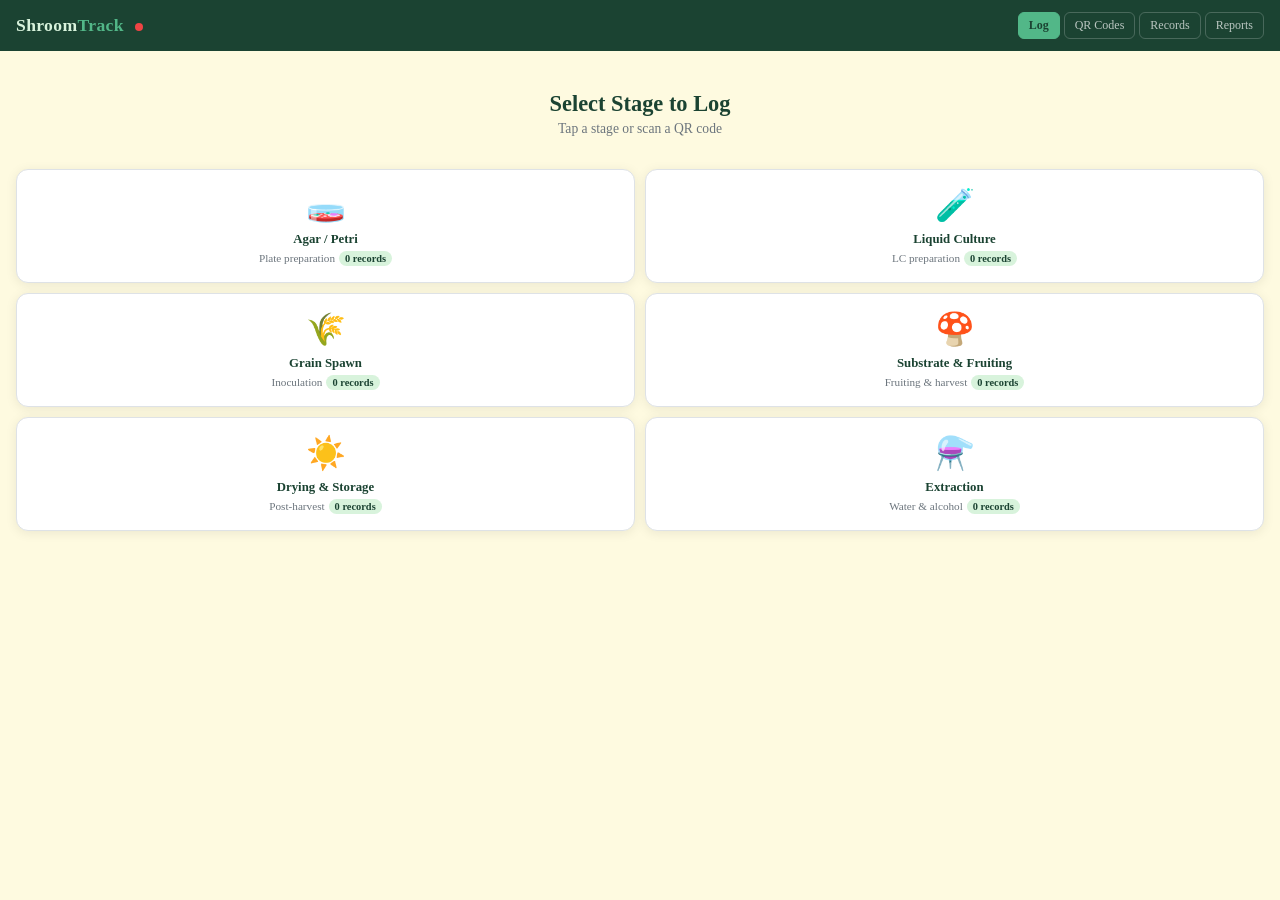
<file: index.html>
<!DOCTYPE html>
<html lang="en">
<head>
  <meta charset="UTF-8">
  <meta name="viewport" content="width=device-width, initial-scale=1.0, maximum-scale=1.0">
  <title>ShroomTrack — Cultivation Log</title>

  <!-- ── Styles ── -->
  <link rel="stylesheet" href="css/main.css">
  <link rel="stylesheet" href="css/nav.css">
  <link rel="stylesheet" href="css/forms.css">
  <link rel="stylesheet" href="css/cards.css">
  <link rel="stylesheet" href="css/qr.css">

  <!-- ── QR Code library ── -->
  <script src="js/qrcode.min.js"></script>
</head>
<body>

<!-- ═══════════════════════════════════════════════════════════
     NAVIGATION
════════════════════════════════════════════════════════════ -->
<nav class="nav">
  <div class="nav-logo">
    Shroom<span>Track</span>
    <span id="conn-status" title="Connecting…"
          style="display:inline-block;width:8px;height:8px;border-radius:50%;
                 background:#888;margin-left:6px;vertical-align:middle;
                 flex-shrink:0;transition:background 0.4s;"></span>
  </div>
  <div class="nav-tabs">
    <button class="nav-tab active" onclick="showView('home')">Log</button>
    <button class="nav-tab"        onclick="showView('qr')">QR Codes</button>
    <button class="nav-tab"        onclick="showView('records')">Records</button>
    <button class="nav-tab"        onclick="showView('reports');initReports();">Reports</button>
  </div>
</nav>


<!-- ═══════════════════════════════════════════════════════════
     VIEW: HOME — Stage selector
════════════════════════════════════════════════════════════ -->
<div id="view-home" class="view active">
  <div class="home-header">
    <h1>Select Stage to Log</h1>
    <p>Tap a stage or scan a QR code</p>
  </div>

  <div class="stage-grid">
    <div class="stage-card" onclick="openForm('agar')">
      <span class="stage-icon">🧫</span>
      <span class="stage-name">Agar / Petri</span>
      <span class="stage-sub">Plate preparation</span>
      <span class="stage-count" id="cnt-agar">0 records</span>
    </div>
    <div class="stage-card" onclick="openForm('lc')">
      <span class="stage-icon">🧪</span>
      <span class="stage-name">Liquid Culture</span>
      <span class="stage-sub">LC preparation</span>
      <span class="stage-count" id="cnt-lc">0 records</span>
    </div>
    <div class="stage-card" onclick="openForm('grain')">
      <span class="stage-icon">🌾</span>
      <span class="stage-name">Grain Spawn</span>
      <span class="stage-sub">Inoculation</span>
      <span class="stage-count" id="cnt-grain">0 records</span>
    </div>
    <div class="stage-card" onclick="openForm('substrate')">
      <span class="stage-icon">🍄</span>
      <span class="stage-name">Substrate & Fruiting</span>
      <span class="stage-sub">Fruiting & harvest</span>
      <span class="stage-count" id="cnt-substrate">0 records</span>
    </div>
    <div class="stage-card" onclick="openForm('drying')">
      <span class="stage-icon">☀️</span>
      <span class="stage-name">Drying & Storage</span>
      <span class="stage-sub">Post-harvest</span>
      <span class="stage-count" id="cnt-drying">0 records</span>
    </div>
    <div class="stage-card" onclick="openForm('extraction')">
      <span class="stage-icon">⚗️</span>
      <span class="stage-name">Extraction</span>
      <span class="stage-sub">Water & alcohol</span>
      <span class="stage-count" id="cnt-extraction">0 records</span>
    </div>
  </div>
</div>


<!-- ═══════════════════════════════════════════════════════════
     VIEW: FORM
════════════════════════════════════════════════════════════ -->
<div id="view-form" class="view">
  <button class="back-btn" onclick="showView('home')">← Back</button>
  <div id="form-container"></div>
</div>


<!-- ═══════════════════════════════════════════════════════════
     VIEW: SUCCESS
════════════════════════════════════════════════════════════ -->
<div id="view-success" class="view">
  <div class="success-screen">
    <div style="font-size:3rem;margin-bottom:1rem;">✅</div>
    <h2>Record Saved</h2>
    <div class="success-id" id="success-id-display"></div>
    <p>Entry logged to ShroomTrack</p>
    <br>

    <!-- Print label right from success screen -->
    <button id="success-print-btn"
      style="width:100%;max-width:260px;background:var(--bark);color:white;border:none;
             padding:12px;border-radius:10px;font-family:inherit;font-size:0.95rem;
             font-weight:bold;cursor:pointer;margin-bottom:10px;">
      🖨 Print Label
    </button>
    <br>
    <button class="submit-btn" style="max-width:260px;" onclick="showView('home')">
      Log Another
    </button>
    <br><br>
    <button class="back-btn" onclick="showView('records')">View Records →</button>
  </div>
</div>


<!-- ═══════════════════════════════════════════════════════════
     VIEW: QR CODES
════════════════════════════════════════════════════════════ -->
<div id="view-qr" class="view">
  <h2 style="font-size:1rem;color:var(--green-dark);margin-bottom:1rem;">Generate QR Codes</h2>

  <div class="qr-stage-selector" id="qr-stage-buttons">
    <button class="qr-stage-btn active" data-stage="agar"       onclick="selectQrStage(this)">🧫 Agar</button>
    <button class="qr-stage-btn"        data-stage="lc"         onclick="selectQrStage(this)">🧪 Liquid Culture</button>
    <button class="qr-stage-btn"        data-stage="grain"      onclick="selectQrStage(this)">🌾 Grain Spawn</button>
    <button class="qr-stage-btn"        data-stage="substrate"  onclick="selectQrStage(this)">🍄 Substrate</button>
    <button class="qr-stage-btn"        data-stage="drying"     onclick="selectQrStage(this)">☀️ Drying</button>
    <button class="qr-stage-btn"        data-stage="extraction" onclick="selectQrStage(this)">⚗️ Extraction</button>
  </div>

  <div class="qr-id-input-row">
    <input type="text" id="qr-id-input" placeholder="e.g. AGAR-0001">
    <button class="gen-btn" onclick="generateQR()">Generate</button>
  </div>

  <div class="qr-output">
    <div id="qr-canvas-wrap"></div>
    <div class="qr-label" id="qr-label-text"></div>
    <div class="qr-url"   id="qr-url-text"></div>
    <button class="download-btn" onclick="downloadQR()">Download PNG</button>
  </div>

  <!-- Bulk print — now with species + batch fields -->
  <div class="bulk-gen">
    <h3>Bulk Print Sheet</h3>

    <div class="bulk-row">
      <label>Stage</label>
      <span id="bulk-stage-display"
            style="font-size:0.8rem;color:var(--green-dark);font-weight:bold;">
        Agar / Petri
      </span>
    </div>

    <div class="bulk-row">
      <label>Start #</label>
      <input type="number" id="bulk-start" value="1" min="1">
      <label style="margin-left:8px;">End #</label>
      <input type="number" id="bulk-end" value="10" min="1">
    </div>

    <!-- Species for bulk labels -->
    <div style="margin-bottom:8px;">
      <label style="font-size:0.75rem;font-weight:bold;color:var(--bark);
                    text-transform:uppercase;letter-spacing:0.04em;display:block;margin-bottom:4px;">
        Species (optional)
      </label>
      <input type="text" id="bulk-species" placeholder="e.g. Lion's Mane — leave blank for pending"
             style="width:100%;padding:7px 10px;border:1.5px solid var(--border);
                    border-radius:8px;font-size:0.85rem;font-family:inherit;">
      <div id="bulk-species-display" style="font-size:0.72rem;color:var(--text-muted);margin-top:3px;"></div>
    </div>

    <!-- Batch ID for bulk labels -->
    <div style="margin-bottom:10px;">
      <label style="font-size:0.75rem;font-weight:bold;color:var(--bark);
                    text-transform:uppercase;letter-spacing:0.04em;display:block;margin-bottom:4px;">
        Batch ID (optional)
      </label>
      <input type="text" id="bulk-batch" placeholder="e.g. BATCH-0001"
             style="width:100%;padding:7px 10px;border:1.5px solid var(--border);
                    border-radius:8px;font-size:0.85rem;font-family:inherit;">
    </div>

    <button class="print-sheet-btn" onclick="printBulk()">🖨 Print QR Label Sheet</button>
  </div>
</div>


<!-- ═══════════════════════════════════════════════════════════
     VIEW: RECORDS
════════════════════════════════════════════════════════════ -->
<div id="view-records" class="view">
  <div class="records-header">
    <h2>All Records</h2>
    <div style="display:flex;gap:6px;">
      <button class="export-btn" onclick="exportCSV()">CSV</button>
      <button class="export-btn" onclick="exportSQLite()">JSON</button>
      <button class="export-btn" onclick="printCurrentBatchRecord()">Batch Record</button>
    </div>
  </div>

  <div class="stage-filter">
    <button class="filter-chip active" data-filter="all"        onclick="filterRecords(this)">All</button>
    <button class="filter-chip"        data-filter="agar"       onclick="filterRecords(this)">Agar</button>
    <button class="filter-chip"        data-filter="lc"         onclick="filterRecords(this)">LC</button>
    <button class="filter-chip"        data-filter="grain"      onclick="filterRecords(this)">Grain</button>
    <button class="filter-chip"        data-filter="substrate"  onclick="filterRecords(this)">Substrate</button>
    <button class="filter-chip"        data-filter="drying"     onclick="filterRecords(this)">Drying</button>
    <button class="filter-chip"        data-filter="extraction" onclick="filterRecords(this)">Extraction</button>
  </div>

  <div id="records-list"></div>
</div>


<!-- ═══════════════════════════════════════════════════════════
     VIEW: DETAIL
════════════════════════════════════════════════════════════ -->
<div id="view-detail" class="view">
  <button class="back-btn" onclick="showView('records')">← Back to Records</button>
  <div id="detail-container"></div>
</div>


<!-- ═══════════════════════════════════════════════════════════
     VIEW: REPORTS
════════════════════════════════════════════════════════════ -->
<div id="view-reports" class="view">
  <h2 style="font-size:1rem;color:var(--green-dark);margin-bottom:0.75rem;">Reports & SQL Console</h2>

  <div style="margin-bottom:0.75rem;">
    <div style="font-size:0.72rem;text-transform:uppercase;letter-spacing:0.06em;
                color:var(--text-muted);margin-bottom:6px;">Preset Reports</div>
    <div id="preset-list" style="display:flex;flex-direction:column;gap:5px;"></div>
  </div>

  <div style="margin-bottom:0.75rem;">
    <div style="font-size:0.72rem;text-transform:uppercase;letter-spacing:0.06em;
                color:var(--text-muted);margin-bottom:6px;">Custom SQL Query</div>
    <textarea id="sql-input"
      style="width:100%;min-height:100px;font-family:'Courier New',monospace;
             font-size:0.82rem;padding:10px;border:1.5px solid var(--border);
             border-radius:8px;resize:vertical;background:white;"
      placeholder="SELECT * FROM records WHERE species LIKE '%Reishi%';"></textarea>
    <div style="display:flex;gap:8px;margin-top:6px;">
      <button onclick="runReport()"
        style="flex:1;background:var(--green);color:white;border:none;padding:10px;
               border-radius:8px;font-family:inherit;font-size:0.9rem;
               font-weight:bold;cursor:pointer;">Run Query</button>
      <button onclick="exportSQLite()"
        style="background:var(--bark);color:white;border:none;padding:10px 14px;
               border-radius:8px;font-family:inherit;font-size:0.82rem;cursor:pointer;">
        Export .sqlite
      </button>
    </div>
  </div>

  <div id="query-results"></div>

  <div style="margin-top:1.5rem;padding:0.75rem;background:white;
              border:1px solid var(--border);border-radius:8px;">
    <div style="font-size:0.72rem;text-transform:uppercase;letter-spacing:0.06em;
                color:var(--text-muted);margin-bottom:6px;">Table Reference</div>
    <pre style="font-size:0.72rem;color:var(--bark);line-height:1.6;overflow-x:auto;">
records
  id, stage, timestamp, batch_id, species
  technician, contamination, data (JSON)

contamination_log
  log_id, timestamp, record_id, stage
  batch_id, species, contam_date
  action, technician</pre>
  </div>
</div>


<!-- ═══════════════════════════════════════════════════════════
     JAVASCRIPT — load order matters (see comments)
════════════════════════════════════════════════════════════ -->

<script>
  const FORM_BUILDERS = {};
  const FORM_FIELDS   = {};
</script>

<script src="js/app.js"></script>
<script src="js/storage.js"></script>
<script src="js/forms.js"></script>
<script src="js/records.js"></script>
<script src="js/qr.js"></script>
<script src="js/reports.js"></script>
<script src="js/batchrecord.js"></script>

<script src="forms/agar.js"></script>
<script src="forms/lc.js"></script>
<script src="forms/grain.js"></script>
<script src="forms/substrate.js"></script>
<script src="forms/drying.js"></script>
<script src="forms/extraction.js"></script>

<!-- Wire up the success screen print button after all scripts load -->
<script>
  // Runs after submitForm() sets the success record data
  // We store the last saved record so the success screen can print it
  const _origSaveRecord = saveRecord;
  let _lastSavedRecord  = null;

  // Patch saveRecord to capture the last record for the success print button
  window.saveRecord = function(record) {
    _lastSavedRecord = record;
    _origSaveRecord(record);
  };

  document.getElementById('success-print-btn').addEventListener('click', () => {
    if (!_lastSavedRecord) return;
    printSingleLabel(
      _lastSavedRecord.id,
      _lastSavedRecord.stage,
      _lastSavedRecord.species   || '',
      _lastSavedRecord.batchId   || ''
    );
  });
</script>

</body>
</html>
</file>
<file: css/main.css>
/* ============================================================
   main.css — Global styles, CSS variables, typography
   ShroomTrack Cultivation Tracking System
   ============================================================ */

/* ── CSS Variables ── */
:root {
  --green:        #2d6a4f;
  --green-light:  #52b788;
  --green-pale:   #d8f3dc;
  --green-dark:   #1b4332;
  --amber:        #e76f51;
  --cream:        #fefae0;
  --bark:         #4a3728;
  --bark-light:   #7c5c45;
  --fog:          #f8f9fa;
  --border:       #dee2e6;
  --text:         #212529;
  --text-muted:   #6c757d;
  --red:          #c0392b;
  --red-light:    #fadbd8;
  --shadow:       0 2px 12px rgba(0,0,0,0.08);
}

/* ── Reset ── */
*, *::before, *::after {
  box-sizing: border-box;
  margin: 0;
  padding: 0;
}

/* ── Base ── */
body {
  font-family: 'Georgia', serif;
  background: var(--cream);
  color: var(--text);
  min-height: 100vh;
  -webkit-font-smoothing: antialiased;
}

/* ── Views ── */
.view {
  display: none;
  padding: 1rem;
}
.view.active {
  display: block;
}

/* ── Section divider ── */
.section-divider {
  font-size: 0.72rem;
  text-transform: uppercase;
  letter-spacing: 0.08em;
  color: var(--text-muted);
  padding: 0.5rem 0 0.25rem;
  border-top: 1px solid var(--border);
  margin-top: 0.75rem;
}

/* ── Success screen ── */
.success-screen {
  text-align: center;
  padding: 3rem 1rem;
}
.success-screen h2 {
  color: var(--green-dark);
  margin-bottom: 0.5rem;
}
.success-screen p {
  color: var(--text-muted);
  font-size: 0.9rem;
}
.success-id {
  font-family: 'Courier New', monospace;
  background: var(--green-pale);
  color: var(--green-dark);
  padding: 8px 16px;
  border-radius: 8px;
  display: inline-block;
  margin: 1rem 0;
  font-size: 1rem;
  font-weight: bold;
}

/* ── Utility ── */
.text-muted   { color: var(--text-muted); }
.text-green   { color: var(--green-dark); }
.mono         { font-family: 'Courier New', monospace; }
</file>
<file: css/nav.css>
/* ============================================================
   nav.css — Navigation bar and tab styles
   ============================================================ */

.nav {
  background: var(--green-dark);
  padding: 0.75rem 1rem;
  display: flex;
  align-items: center;
  justify-content: space-between;
  position: sticky;
  top: 0;
  z-index: 100;
}

.nav-logo {
  color: var(--green-pale);
  font-size: 1.1rem;
  font-weight: bold;
  letter-spacing: 0.02em;
}
.nav-logo span {
  color: var(--green-light);
}

.nav-tabs {
  display: flex;
  gap: 4px;
}

.nav-tab {
  background: transparent;
  border: 1px solid rgba(255,255,255,0.2);
  color: rgba(255,255,255,0.7);
  padding: 5px 10px;
  border-radius: 6px;
  font-size: 0.75rem;
  cursor: pointer;
  font-family: inherit;
  transition: all 0.15s;
}
.nav-tab.active,
.nav-tab:hover {
  background: var(--green-light);
  color: var(--green-dark);
  border-color: var(--green-light);
  font-weight: bold;
}

/* ── Back button (used inside form/detail views) ── */
.back-btn {
  background: transparent;
  border: 1px solid var(--border);
  color: var(--text-muted);
  padding: 6px 14px;
  border-radius: 20px;
  font-size: 0.8rem;
  font-family: inherit;
  cursor: pointer;
  margin-bottom: 1rem;
  display: inline-flex;
  align-items: center;
  gap: 4px;
}
.back-btn:hover {
  border-color: var(--green-light);
  color: var(--green-dark);
}
</file>
<file: css/forms.css>
/* ============================================================
   forms.css — Form fields, labels, toggles, submit buttons
   ============================================================ */

/* ── Form header banner ── */
.form-header {
  background: var(--green-dark);
  color: white;
  padding: 1rem;
  border-radius: 12px 12px 0 0;
  margin: -1rem -1rem 1rem;
}
.form-header h2 {
  font-size: 1.1rem;
  margin-bottom: 0.15rem;
}
.form-header p {
  font-size: 0.75rem;
  opacity: 0.75;
}
.form-id-badge {
  display: inline-block;
  background: var(--green-light);
  color: var(--green-dark);
  font-size: 0.8rem;
  font-weight: bold;
  padding: 3px 10px;
  border-radius: 20px;
  margin-top: 6px;
  font-family: 'Courier New', monospace;
}

/* ── Field groups ── */
.field-group {
  margin-bottom: 1rem;
}

label {
  display: block;
  font-size: 0.78rem;
  font-weight: bold;
  color: var(--bark);
  margin-bottom: 4px;
  text-transform: uppercase;
  letter-spacing: 0.04em;
}

/* ── Inputs ── */
input[type=text],
input[type=date],
input[type=number],
select,
textarea {
  width: 100%;
  padding: 10px 12px;
  border: 1.5px solid var(--border);
  border-radius: 8px;
  font-size: 0.95rem;
  font-family: inherit;
  background: white;
  color: var(--text);
  appearance: none;
  -webkit-appearance: none;
  transition: border-color 0.15s;
}
input:focus,
select:focus,
textarea:focus {
  outline: none;
  border-color: var(--green-light);
  box-shadow: 0 0 0 3px rgba(82,183,136,0.15);
}
textarea {
  resize: vertical;
  min-height: 80px;
}
input[readonly] {
  background: var(--fog);
  color: var(--text-muted);
}

/* ── Grid layouts for side-by-side fields ── */
.field-row {
  display: grid;
  grid-template-columns: 1fr 1fr;
  gap: 10px;
}
.field-row-3 {
  display: grid;
  grid-template-columns: 1fr 1fr 1fr;
  gap: 8px;
}

/* ── Contamination yes/no toggle ── */
.contamination-toggle {
  display: flex;
  gap: 10px;
}
.toggle-btn {
  flex: 1;
  padding: 10px;
  border: 1.5px solid var(--border);
  border-radius: 8px;
  background: white;
  font-family: inherit;
  font-size: 0.9rem;
  cursor: pointer;
  transition: all 0.15s;
  text-align: center;
}
.toggle-btn.selected-no {
  background: var(--green-pale);
  border-color: var(--green-light);
  color: var(--green-dark);
  font-weight: bold;
}
.toggle-btn.selected-yes {
  background: var(--red-light);
  border-color: var(--red);
  color: var(--red);
  font-weight: bold;
}

/* ── Contamination detail panel (hidden until Yes selected) ── */
.contam-details {
  background: var(--red-light);
  border: 1px solid var(--red);
  border-radius: 8px;
  padding: 0.75rem;
  margin-top: 0.5rem;
  display: none;
}
.contam-details.visible {
  display: block;
}

/* ── Flush weights table (Substrate form) ── */
.flush-table {
  width: 100%;
  border-collapse: collapse;
  font-size: 0.85rem;
}
.flush-table th {
  text-align: center;
  padding: 6px 4px;
  background: var(--green-pale);
  color: var(--green-dark);
  font-size: 0.7rem;
  text-transform: uppercase;
  letter-spacing: 0.04em;
}
.flush-table td {
  padding: 4px;
}
.flush-table input {
  padding: 6px 8px;
  font-size: 0.85rem;
}
.flush-label {
  font-size: 0.8rem;
  color: var(--text-muted);
  padding: 6px 4px;
  text-align: center;
}

/* ── Split ID field (fixed prefix + number-only input) ── */
.id-split-field {
  display: flex;
  align-items: center;
  border: 1.5px solid var(--border);
  border-radius: 8px;
  background: white;
  overflow: hidden;
  transition: border-color 0.15s;
}
.id-split-field:focus-within {
  border-color: var(--green-light);
  box-shadow: 0 0 0 3px rgba(82,183,136,0.15);
}
.id-prefix {
  padding: 10px 8px 10px 12px;
  font-size: 0.95rem;
  font-family: 'Courier New', monospace;
  font-weight: bold;
  color: var(--green-dark);
  background: var(--green-pale);
  border-right: 1.5px solid var(--border);
  white-space: nowrap;
  user-select: none;
}
.id-split-field input[type=number] {
  flex: 1;
  width: auto;
  border: none;
  border-radius: 0;
  box-shadow: none;
  padding: 10px 12px;
  min-width: 0;
  font-family: 'Courier New', monospace;
  font-size: 0.95rem;
}
.id-split-field input[type=number]:focus {
  outline: none;
  border: none;
  box-shadow: none;
}
.id-split-field input[type=number]::-webkit-outer-spin-button,
.id-split-field input[type=number]::-webkit-inner-spin-button {
  -webkit-appearance: none;
  margin: 0;
}
.id-split-field input[type=number] { -moz-appearance: textfield; }

/* ── Submit button ── */
.submit-btn {
  width: 100%;
  background: var(--green);
  color: white;
  border: none;
  padding: 14px;
  border-radius: 10px;
  font-size: 1rem;
  font-family: inherit;
  font-weight: bold;
  cursor: pointer;
  margin-top: 1.5rem;
  letter-spacing: 0.02em;
  transition: background 0.15s;
}
.submit-btn:hover  { background: var(--green-dark); }
.submit-btn:active { transform: scale(0.99); }
</file>
<file: css/cards.css>
/* ============================================================
   cards.css — Stage cards, record cards, badges, detail view
   ============================================================ */

/* ── Home screen header ── */
.home-header {
  text-align: center;
  padding: 1.5rem 0 1rem;
}
.home-header h1 {
  font-size: 1.4rem;
  color: var(--green-dark);
  margin-bottom: 0.25rem;
}
.home-header p {
  font-size: 0.85rem;
  color: var(--text-muted);
}

/* ── Stage selector grid ── */
.stage-grid {
  display: grid;
  grid-template-columns: 1fr 1fr;
  gap: 10px;
  margin-top: 1rem;
}

.stage-card {
  background: white;
  border: 1.5px solid var(--border);
  border-radius: 12px;
  padding: 1rem 0.75rem;
  text-align: center;
  cursor: pointer;
  transition: all 0.15s;
  box-shadow: var(--shadow);
}
.stage-card:hover,
.stage-card:active {
  border-color: var(--green-light);
  transform: translateY(-1px);
  box-shadow: 0 4px 16px rgba(45,106,79,0.15);
}

.stage-icon {
  font-size: 2rem;
  display: block;
  margin-bottom: 0.5rem;
}
.stage-name {
  font-size: 0.8rem;
  font-weight: bold;
  color: var(--green-dark);
  display: block;
}
.stage-sub {
  font-size: 0.7rem;
  color: var(--text-muted);
  margin-top: 2px;
}
.stage-count {
  display: inline-block;
  background: var(--green-pale);
  color: var(--green-dark);
  font-size: 0.65rem;
  padding: 2px 6px;
  border-radius: 20px;
  margin-top: 4px;
  font-weight: bold;
}

/* ── Records list ── */
.records-header {
  display: flex;
  justify-content: space-between;
  align-items: center;
  margin-bottom: 1rem;
}
.records-header h2 {
  font-size: 1rem;
  color: var(--green-dark);
}

.stage-filter {
  display: flex;
  gap: 6px;
  overflow-x: auto;
  padding-bottom: 0.5rem;
  margin-bottom: 0.75rem;
}
.filter-chip {
  white-space: nowrap;
  padding: 4px 10px;
  border: 1px solid var(--border);
  border-radius: 20px;
  font-size: 0.72rem;
  background: white;
  cursor: pointer;
  font-family: inherit;
}
.filter-chip.active {
  background: var(--green-dark);
  color: white;
  border-color: var(--green-dark);
}

.record-card {
  background: white;
  border: 1px solid var(--border);
  border-radius: 10px;
  padding: 0.85rem 1rem;
  margin-bottom: 0.65rem;
  cursor: pointer;
  transition: box-shadow 0.15s;
}
.record-card:hover {
  box-shadow: var(--shadow);
}
.record-card-header {
  display: flex;
  justify-content: space-between;
  align-items: center;
  margin-bottom: 4px;
}
.record-id {
  font-family: 'Courier New', monospace;
  font-size: 0.85rem;
  font-weight: bold;
  color: var(--green-dark);
}
.record-stage-badge {
  font-size: 0.65rem;
  padding: 2px 7px;
  border-radius: 10px;
  font-weight: bold;
}
.record-species {
  font-size: 0.8rem;
  color: var(--text-muted);
}
.record-date {
  font-size: 0.7rem;
  color: var(--text-muted);
  margin-top: 2px;
}
.contam-flag {
  display: inline-block;
  background: var(--red-light);
  color: var(--red);
  font-size: 0.65rem;
  padding: 1px 6px;
  border-radius: 8px;
  margin-left: 6px;
  font-weight: bold;
}

.empty-state {
  text-align: center;
  padding: 2rem;
  color: var(--text-muted);
  font-size: 0.85rem;
}

/* ── Export button ── */
.export-btn {
  background: var(--green-pale);
  color: var(--green-dark);
  border: 1px solid var(--green-light);
  padding: 7px 14px;
  border-radius: 8px;
  font-size: 0.78rem;
  font-family: inherit;
  cursor: pointer;
  font-weight: bold;
}

/* ── Record detail view ── */
.detail-field {
  display: flex;
  justify-content: space-between;
  padding: 7px 0;
  border-bottom: 0.5px solid var(--border);
  font-size: 0.85rem;
}
.detail-field:last-child {
  border-bottom: none;
}
.detail-label {
  color: var(--text-muted);
  font-size: 0.78rem;
}
.detail-value {
  font-weight: bold;
  text-align: right;
  max-width: 60%;
}

/* ── Stage badge color themes ── */
.badge-agar       { background: #e8f5e9; color: #2e7d32; }
.badge-lc         { background: #e3f2fd; color: #1565c0; }
.badge-grain      { background: #fff8e1; color: #f57f17; }
.badge-substrate  { background: #fce4ec; color: #880e4f; }
.badge-drying     { background: #f3e5f5; color: #6a1b9a; }
.badge-extraction { background: #e0f2f1; color: #004d40; }
</file>
<file: css/qr.css>
/* ============================================================
   qr.css — QR code generator and bulk print label styles
   ============================================================ */

/* ── Stage selector buttons ── */
.qr-stage-selector {
  display: grid;
  grid-template-columns: 1fr 1fr;
  gap: 8px;
  margin-bottom: 1rem;
}
.qr-stage-btn {
  padding: 8px;
  border: 1.5px solid var(--border);
  border-radius: 8px;
  background: white;
  font-family: inherit;
  font-size: 0.75rem;
  cursor: pointer;
  text-align: center;
  transition: all 0.15s;
}
.qr-stage-btn.active {
  border-color: var(--green-light);
  background: var(--green-pale);
  color: var(--green-dark);
  font-weight: bold;
}

/* ── ID input + generate row ── */
.qr-id-input-row {
  display: flex;
  gap: 8px;
  align-items: center;
  margin-bottom: 1rem;
}
.qr-id-input-row input {
  flex: 1;
}
.gen-btn {
  background: var(--green);
  color: white;
  border: none;
  padding: 10px 14px;
  border-radius: 8px;
  font-family: inherit;
  font-size: 0.85rem;
  cursor: pointer;
  white-space: nowrap;
}

/* ── QR display card ── */
.qr-output {
  background: white;
  border: 1.5px solid var(--border);
  border-radius: 12px;
  padding: 1.25rem;
  text-align: center;
}
.qr-output canvas,
.qr-output img {
  max-width: 180px !important;
  height: auto !important;
}
#qr-canvas-wrap {
  display: inline-block;
}
.qr-label {
  font-size: 0.8rem;
  font-weight: bold;
  color: var(--green-dark);
  font-family: 'Courier New', monospace;
  margin-top: 0.75rem;
}
.qr-url {
  font-size: 0.65rem;
  color: var(--text-muted);
  margin-top: 4px;
  word-break: break-all;
}
.download-btn {
  display: inline-block;
  margin-top: 0.75rem;
  background: var(--green-pale);
  color: var(--green-dark);
  border: 1px solid var(--green-light);
  padding: 7px 16px;
  border-radius: 20px;
  font-size: 0.8rem;
  font-family: inherit;
  cursor: pointer;
  font-weight: bold;
}

/* ── Bulk print panel ── */
.bulk-gen {
  background: white;
  border: 1.5px solid var(--border);
  border-radius: 12px;
  padding: 1rem;
  margin-top: 1rem;
}
.bulk-gen h3 {
  font-size: 0.85rem;
  color: var(--bark);
  margin-bottom: 0.75rem;
}
.bulk-row {
  display: flex;
  gap: 8px;
  margin-bottom: 8px;
  align-items: center;
}
.bulk-row label {
  text-transform: none;
  letter-spacing: 0;
  font-size: 0.8rem;
  min-width: 50px;
  margin: 0;
}
.bulk-row input {
  width: 70px;
  padding: 6px 8px;
  font-size: 0.85rem;
}
.print-sheet-btn {
  width: 100%;
  background: var(--bark);
  color: white;
  border: none;
  padding: 10px;
  border-radius: 8px;
  font-family: inherit;
  font-size: 0.85rem;
  cursor: pointer;
  margin-top: 0.5rem;
}

/* ── Print layout (triggered by bulk print) ── */
@media print {
  .nav,
  .back-btn,
  .nav-tabs { display: none !important; }
}
</file>
